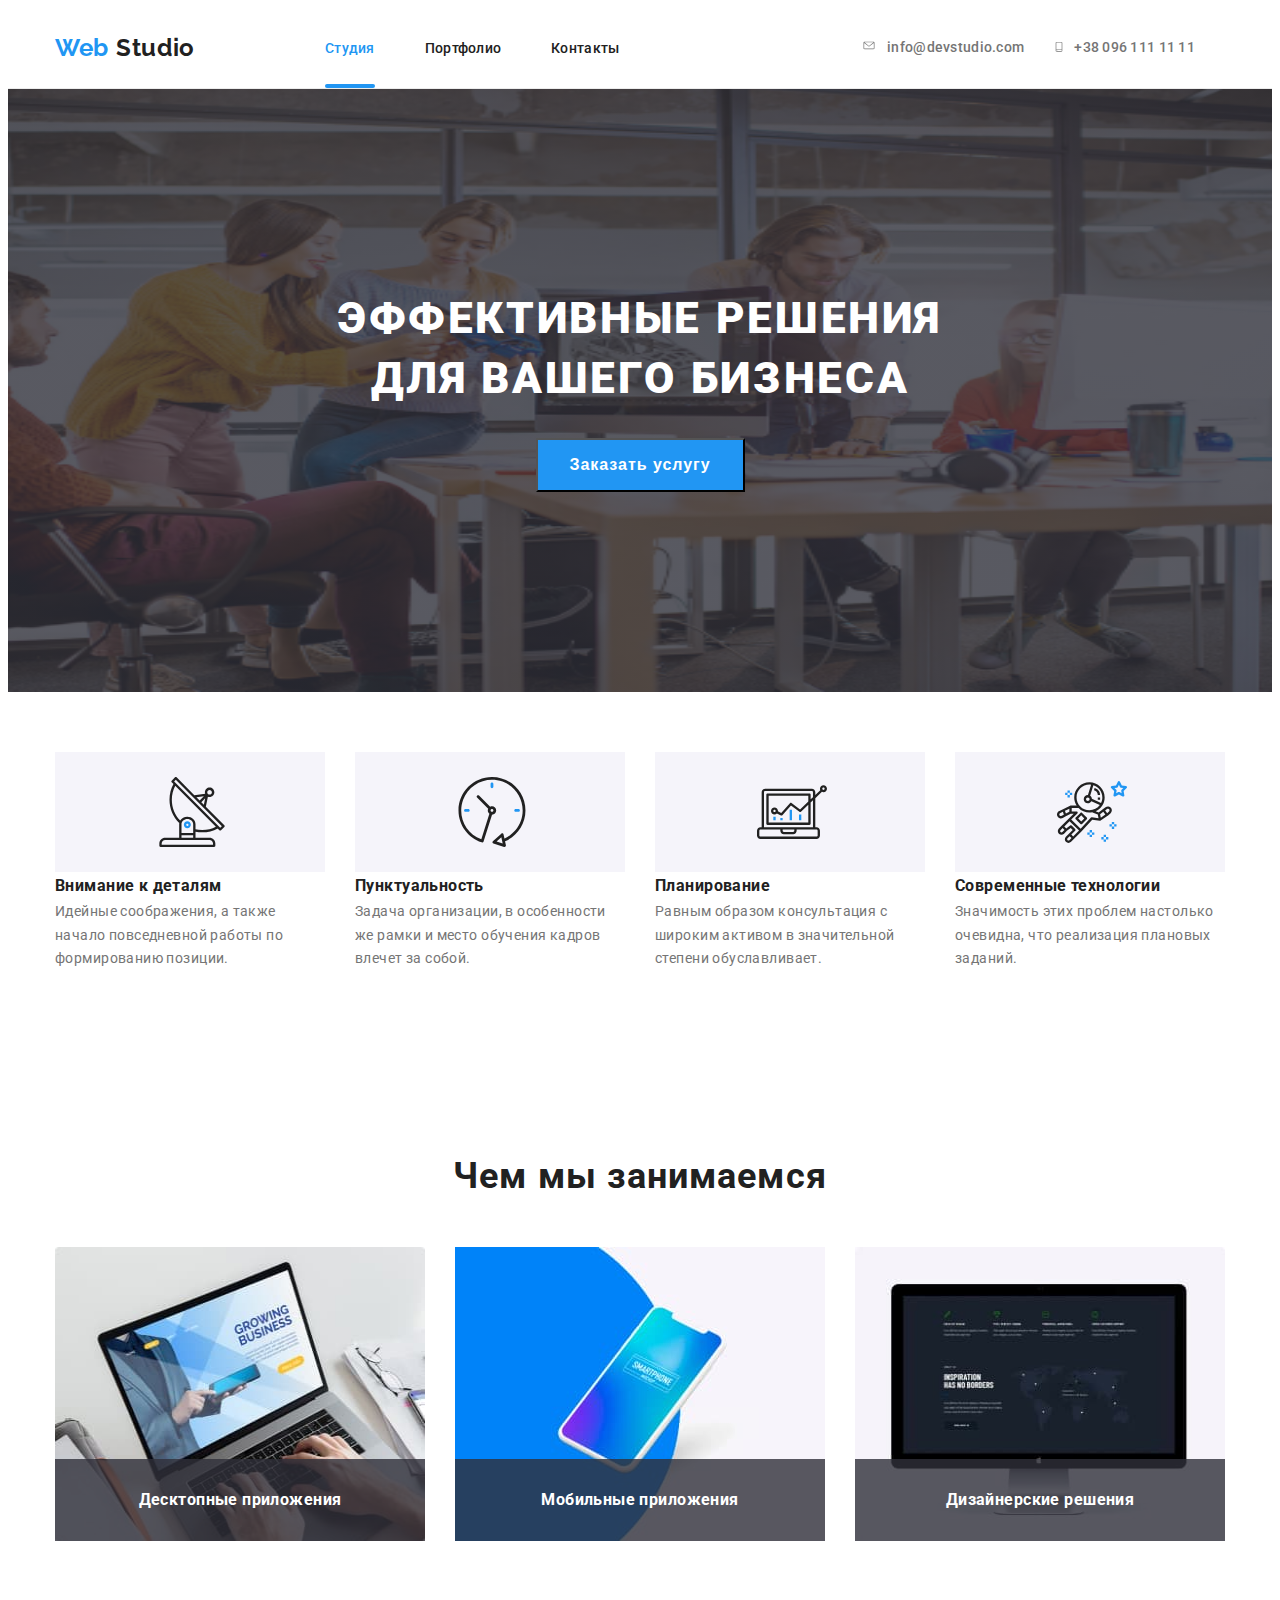
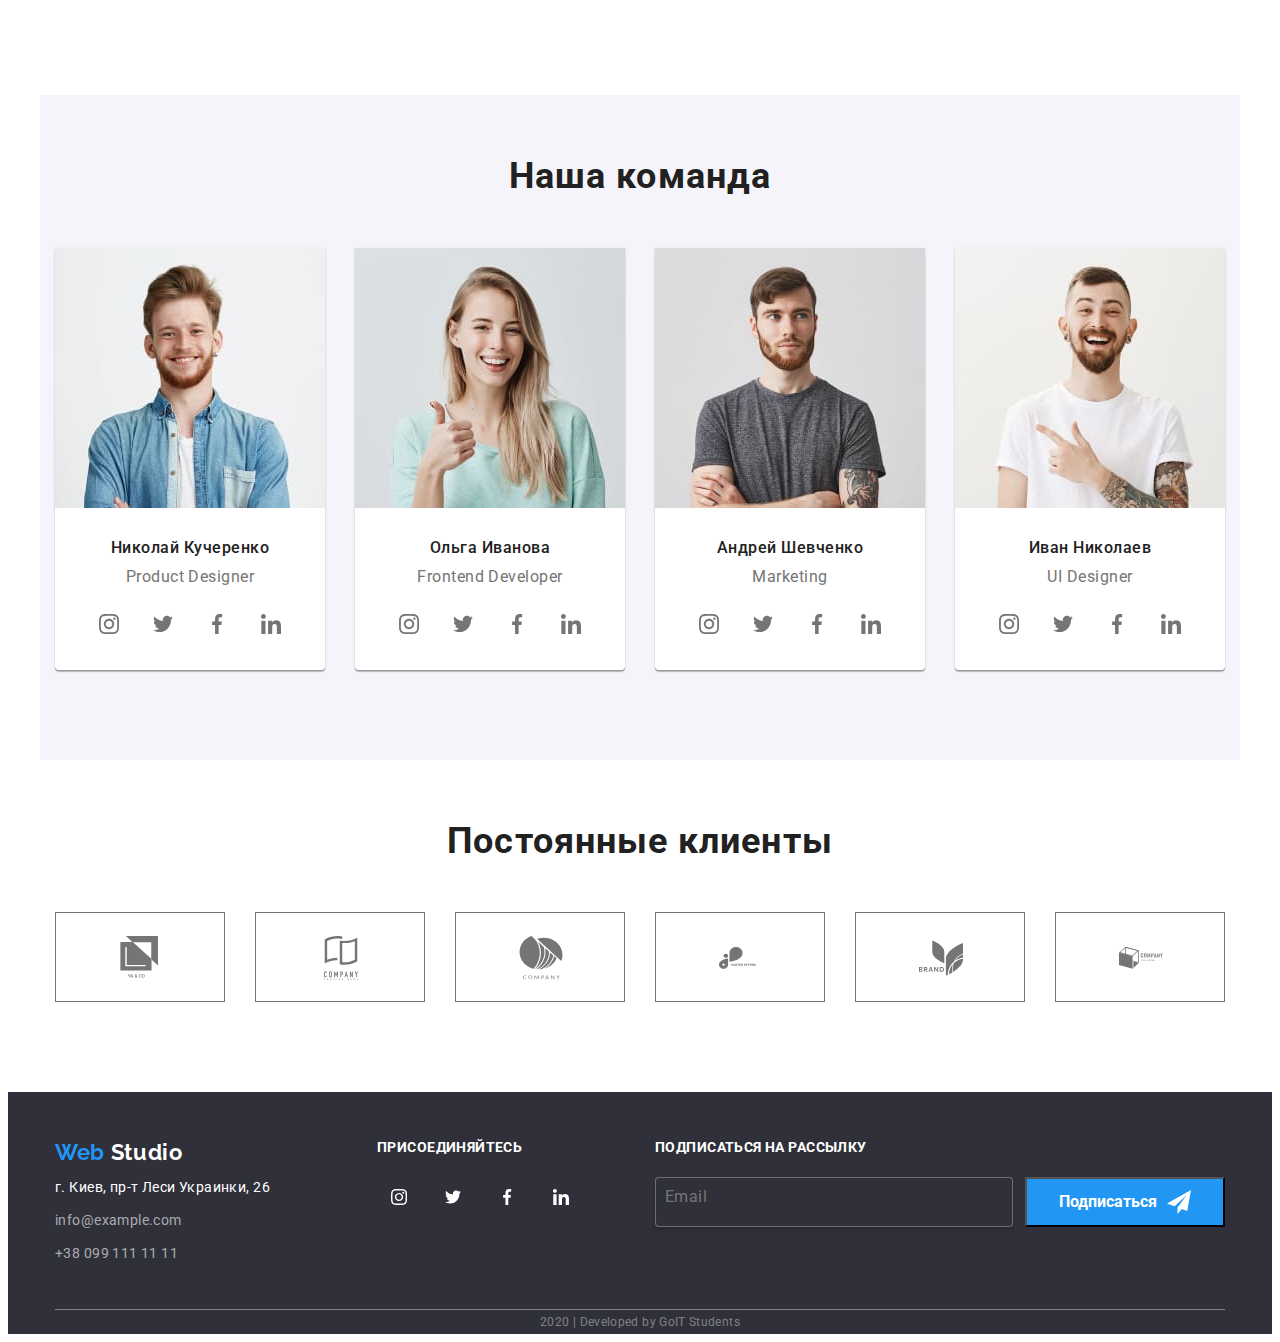
<file: index.html>
<!DOCTYPE html>
<html lang="ru">
  <head>
    <meta charset="UTF-8" />
    <meta name="viewport" content="width=p, initial-scale=1.0" />
    <title>goit-markup-hw</title>
    <link
      href="https://fonts.googleapis.com/css2?family=Raleway:wght@700&family=Roboto:wght@400;500;700&display=swap"
      rel="stylesheet"
    />
    <link rel="stylesheet" href="./css/main.min.css" />
  </head>
  <body>
    <!--Шапка-->
    <header class="header">
      <div class="contener header-flex">
         <a href="./index.html" class="header-logo"><span class="logo"> Web </span> Studio</a>
         <nav class="header-nav">
           <button type="button" class="button__hmenu is-open" data-menu-button>
            <svg class="button__svg" width="40" height="40">
              <use class="cross" href=./images/sprite1.svg#icon-hmenu></use>
              <use class="menu" href=./images/sprite1.svg#icon-hcross></use>
            </svg>
           </button>
           <div class="head__menu" data-menu>
            <ul class="header-list">
              <li class="haeder-item"><a href="./index.html" class="haeder-link active">Студия</a></li>
              <li class="haeder-item"><a href="./Portfolio.html" class="haeder-link">Портфолио</a></li>
              <li class="haeder-item"><a href="" class="haeder-link">Контакты</a></li>
            </ul>
            <address class="haedernav-address">
               <ul class="header-address">
                 <li class="haeder-info">
                  <a href="" class="hinfo-link">
                    <svg class="hinfo__envelope">
                      <use href=./images/sprite.svg#icon-henvelope></use>
                    </svg>
                   <span class="info-convert">info@devstudio.com</span> 
                  </a>
                 </li>
                 <li class="haeder-info">
                  
                    <a href="" class="hinfo-link">
                      <svg class="hinfo__smartphone">
                        <use href=./images/sprite.svg#icon-hsmartphone></use>
                      </svg>
                     <span class="info-span">+38 096 111 11 11</span></a>
                  </li>
               </ul>
            </address>     
            </div>  
         </nav>
      </div>
    </header>
    <main>
      <!--Герой-->
      <section class="hero" >
        <h1 class="hero-haed">
          эффективные решения <br/>
          для вашего бизнеса         
        </h1>
        <button  class="hero-link" data-modal-open>Заказать услугу</button>
       </section>


       <div class="hero__backdrop is-hidden" data-modal>
        <form class="hero__modal">
          <button class="hero__close" data-modal-close></button>
         <h3 class="hero__title">Оставьте свои данные, мы вам перезвоним</h3>
         <div class="form__fild">
         <label class="hero__label">
           <input type="text" class="hero__input" placeholder=" ">
           <span class="hero__span">Имя</span>
           <svg class="hero__svg">
            <use href=./images/sprite.svg#icon-frName></use>
           </svg>
         </label>
        </div>  

        <div class="form__fild">
         <label class="hero__label">
          <input type="tel" class="hero__input" placeholder=" ">
          <span class="hero__span">Телефон</span>
          <svg class="hero__svg">
            <use href=./images/sprite.svg#icon-frTelephon></use>
          </svg>
        </label>
      </div>
      <div class="form__fild">
        <label class="hero__label">
          <input type="email" class="hero__input" placeholder=" ">
          <span class="hero__span">Почта</span>
          <svg class="hero__svg">
            <use href=./images/sprite.svg#icon-frEmail></use>
          </svg>
        </label>
      </div>
      <div class="form__fild">
        <label class="hero__label">
          <textarea cols="1" class="hero__textarea" placeholder=" "></textarea>
          <span class="hero__span hero__span--top">Комментарий</span>
        </label>
      </div>
      <div class="form__fild">
        <label class="hero__checkboxlabel">
          <input type="checkbox" class="hero__checkbox">
          <span class="hero__checkboxspan"></span>
           <span>Соглашаюсь с рассылкой и принимаю </span> <a href="" class="hero__chlink"> Условия договора</a>
        </label>
      </div>
        <button class="hero__button" data-modal-close>Отправить</button> 
        </form>
      </div>

      <!--О нас-->
      <section class="about">
        <div class="contener padding">
        <ul class="about-list">
          <li class="about-item">
            <div class="about__font">
              <svg class="about__svg">
                <use href=./images/sprite.svg#icon-abantenna></use>
              </svg>
            </div>
            <h3 >Внимание к деталям</h3>
            <p>
              Идейные соображения, а также начало повседневной работы по
              формированию позиции.
            </p>
          </li>
          <li class="about-item">
            <div class="about__font">
              <svg class="about__svg">
                <use href=./images/sprite.svg#icon-abclock></use>
              </svg>
            </div>
            <h3 class="about__h3 ">Пунктуальность</h3>
            <p>
              Задача организации, в особенности же рамки и место обучения кадров
              влечет за собой.
            </p>
          </li>
          <li class="about-item ">
            <div class="about__font">
              <svg class="about__svg">
                <use href=./images/sprite.svg#icon-abdiagram></use>
              </svg>
            </div>
            <h3 class="about__h3">Планирование</h3>
            <p>
              Равным образом консультация с широким активом в значительной
              степени обуславливает.
            </p>
          </li>
          <li class="about-item ">
            <div class="about__font">
              <svg class="about__svg">
                <use href=./images/sprite.svg#icon-abastronaut></use>
              </svg>
            </div>
            <h3 >Современные технологии</h3>
            <p>
              Значимость этих проблем настолько очевидна, что реализация
              плановых заданий.
            </p>
          </li>
        </ul>
      
      
        <h2>Чем мы занимаемся</h2>
        
        <ul class="about-lsdo">
          <li class="about-do">
            <img
              srcset="./images/img.jpg 1x, ./images/img@2x.jpg 2x"
              src="./images/img.jpg"
              alt="Десктопные приложения"
              width="370"
              height="294"
            />
            <h3>Десктопные приложения</h3>
          </li>
          <li class="about-do">
            <img
              srcset="./images/box.jpg 1x, ./images/box@2x.jpg 2x"
              src="./images/box.jpg"
              alt="Мобильные приложения"
              width="370"
              height="294"
            />
            <h3>Мобильные приложения</h3>
          </li>
          <li class="about-do">
            <img
              srcset="./images/comp.jpg 1x, ./images/comp@2x.jpg 2x" 
              src="./images/comp.jpg"
              alt="Дизайнерские решения"
              width="370"
              height="294"
            />
            <h3>Дизайнерские решения</h3>
          </li>
        </ul>
      </div>
      </section>
      <!--Команда-->
      <section class="team">
        <div class="contener padding bgteam">
           <h2>Наша команда</h2>
           <ul class="team-list">
             <li class="team-item">
             <picture>
               <source srcset="./images/stuff/john450.jpg 1x, ./images/stuff/john450@2x.jpg 2x" media="(max-width:768px)">
                             
            <img
              srcset="./images/stuff/john.jpg 1x, ./images/stuff/john@2x.jpg 2x"
              src="./images/stuff/john.jpg"
              alt="Николай Кучеренко"
              class="tmitem-img"
            />
           </picture>
            <h3>Николай Кучеренко</h3>
            <p>Product Designer</p>
            <ul class="tmlink-list">
              <li class="tmlink-item">
                <a href="" aria-label="ссылка на Инстаграм" class="tmlink-link"
                  ><svg class="team__svg">
                    <use href=./images/sprite.svg#icon-tminstagram></use>
                  </svg></a>
              </li>
              <li class="tmlink-item">
                <a href="" aria-label="ссылка на Твиттер" class="tmlink-link"
                  ><svg class="team__svg">
                    <use href=./images/sprite.svg#icon-tmtwitter></use>
                  </svg></a>
              </li>
              <li class="tmlink-item">
                <a href="" aria-label="ссылка на Фейсбук" class="tmlink-link">
                  <svg class="team__svg">
                    <use href=./images/sprite.svg#icon-tmfacebook></use>
                  </svg>
                </a>
              </li>
              <li class="tmlink-item">
                <a href="" aria-label="ссылка на линкИн" class="tmlink-link"
                  ><svg class="team__svg">
                    <use href=./images/sprite.svg#icon-tmlinkedin></use>
                  </svg></a>
              </li>
            </ul>
             </li>
             <li class="team-item">
               <picture>
                 <source srcset="./images/stuff/marta450.jpg 1x, ./images/stuff/marta450@2x.jpg 2x" media="(max-width:768px)">
            <img
            srcset="./images/stuff/marta.jpg 1x, ./images/stuff/marta@2x.jpg 2x"
              src="./images/stuff/marta.jpg"
              alt="Ольга Иванова"
              class="tmitem-img"
            />
            </picture>
            <h3>Ольга Иванова</h3>
            <p>Frontend Developer</p>
            <ul class="tmlink-list">
              <li class="tmlink-item">
                <a href="" aria-label="ссылка на Инстаграм" class="tmlink-link"
                  ><svg class="team__svg">
                    <use href=./images/sprite.svg#icon-tminstagram></use>
                  </svg></a>
              </li>
              <li class="tmlink-item">
                <a href="" aria-label="ссылка на Твиттер" class="tmlink-link"
                  ><svg class="team__svg">
                    <use href=./images/sprite.svg#icon-tmtwitter></use>
                  </svg></a>
              </li>
              <li class="tmlink-item">
                <a href="" aria-label="ссылка на Фейсбук" class="tmlink-link">
                  <svg class="team__svg">
                    <use href=./images/sprite.svg#icon-tmfacebook></use>
                  </svg>
                </a>
              </li>
              <li class="tmlink-item">
                <a href="" aria-label="ссылка на линкИн" class="tmlink-link"
                  ><svg class="team__svg">
                    <use href=./images/sprite.svg#icon-tmlinkedin></use>
                  </svg></a>
              </li>
            </ul>
             </li>
             <li class="team-item">
               <picture>
                <source srcset="./images/stuff/robert450.jpg 1x, ./images/stuff/robert450@2x.jpg 2x" media="(max-width:768px)">
            <img
            srcset="./images/stuff/robert.jpg 1x, ./images/stuff/robert@2x.jpg 2x"
              src="./images/stuff/robert.jpg"
              alt="Андрей Шевченко"
              
              class="tmitem-img"
            />
            </picture>
            <h3>Андрей Шевченко</h3>
            <p>Marketing</p>
            <ul class="tmlink-list">
              <li class="tmlink-item">
                <a href="" aria-label="ссылка на Инстаграм" class="tmlink-link"
                  ><svg class="team__svg">
                    <use href=./images/sprite.svg#icon-tminstagram></use>
                  </svg></a>
              </li>
              <li class="tmlink-item">
                <a href="" aria-label="ссылка на Твиттер" class="tmlink-link"
                  ><svg class="team__svg">
                    <use href=./images/sprite.svg#icon-tmtwitter></use>
                  </svg></a>
              </li>
              <li class="tmlink-item">
                <a href="" aria-label="ссылка на Фейсбук" class="tmlink-link">
                  <svg class="team__svg">
                    <use href=./images/sprite.svg#icon-tmfacebook></use>
                  </svg>
                </a>
              </li>
              <li class="tmlink-item">
                <a href="" aria-label="ссылка на линкИн" class="tmlink-link"
                  ><svg class="team__svg">
                    <use href=./images/sprite.svg#icon-tmlinkedin></use>
                  </svg></a>
              </li>
            </ul>
             </li>
             <li class="team-item">
               <picture>
                <source srcset="./images/stuff/martin450.jpg 1x, ./images/stuff/martin450@2x.jpg 2x" media="(max-width:768px)">
            <img
              srcset="./images/stuff/martin.jpg 1x, ./images/stuff/martin@2x.jpg 2x"
              src="./images/stuff/martin.jpg"
              alt="Иван Николаев"
              
              class="tmitem-img" 
            />
            </picture>
            <h3>Иван Николаев</h3>
            <p>UI Designer</p>
            <ul class="tmlink-list">
              <li class="tmlink-item">
                <a href="" aria-label="ссылка на Инстаграм" class="tmlink-link"
                  ><svg class="team__svg">
                    <use href=./images/sprite.svg#icon-tminstagram></use>
                  </svg></a>
              </li>
              <li class="tmlink-item">
                <a href="" aria-label="ссылка на Твиттер" class="tmlink-link"
                  ><svg class="team__svg">
                    <use href=./images/sprite.svg#icon-tmtwitter></use>
                  </svg></a>
              </li>
              <li class="tmlink-item">
                <a href="" aria-label="ссылка на Фейсбук" class="tmlink-link">
                  <svg class="team__svg">
                    <use href=./images/sprite.svg#icon-tmfacebook></use>
                  </svg>
                </a>
              </li>
              <li class="tmlink-item">
                <a href="" aria-label="ссылка на линкИн" class="tmlink-link"
                  ><svg class="team__svg">
                    <use href=./images/sprite.svg#icon-tmlinkedin></use>
                  </svg></a>
              </li>
            </ul>
            </li>
           </ul>
        </div>
      </section>
      <!--Клиенты-->
      <section class="client">
        <div class="contener padding">
        <h2>Постоянные клиенты</h2>
        <ul class="client-list">
          <li class="client-item">
            <a href="" class="client__link"
              ><svg class="client__svg">
                <use href=./images/sprite.svg#icon-company11></use>
              </svg></a>
          </li>
          <li class="client-item">
            <a href="" class="client__link"
              ><svg class="client__svg">
                <use href=./images/sprite.svg#icon-company6></use>
              </svg></a>
          </li>
          <li class="client-item">
            <a href="" class="client__link"
              ><svg class="client__svg">
                <use href=./images/sprite.svg#icon-company3></use>
              </svg></a>
          </li>
          <li class="client-item">
            <a href="" class="client__link"
              ><svg class="client__svg">
                <use href=./images/sprite.svg#icon-company4></use>
              </svg></a>
          </li>
          <li class="client-item">
            <a href="" class="client__link"
              ><svg class="client__svg">
                <use href=./images/sprite.svg#icon-company5></use>
              </svg></a>
          </li>
          <li class="client-item">
            <a href="" class="client__link"
              ><svg class="client__svg">
                <use href=./images/sprite.svg#icon-company2></use>
              </svg></a>
          </li>
        </ul>
      </section>
    </main>
    <!--Подвал-->
    <footer class="footer">
      <div class="contener footer-padding footer-flex">
      <section class="coordinat">
        <h2 class="Picture-visibl"> наши координаты</h2>
        <a href="" class="footer-logo"
          ><span class="logo"> Web </span> Studio</a>
        <address>
          <p class="footer-addres">г. Киев, пр-т Леси Украинки, 26</p>
          <ul class="faddress-list">
            <li class="faddress-item"><a href="" class="footer-info">info@example.com</a></li>
            <li class="faddress-item">
              <a href="tel:+380961111111" class="footer-info"
                >+38 099 111 11 11</a
              >
            </li>
          </ul>
        </address>
      </section>
      <section >
        <h2 class="footer-h flink prisoed">присоединяйтесь</h2>
        <ul class="flink-list">
          <li class="footer-link">
            <a href="" aria-label="ссылка на Инстаграм" class="flink-link"
              ><svg class="footer__svg">
                <use href=./images/sprite.svg#icon-footerinstagram></use>
              </svg></a>
          </li>
          <li class="footer-link">
            <a href="" aria-label="ссылка на Твиттер" class="flink-link"
              ><svg class="footer__svg">
                <use href=./images/sprite.svg#icon-footertwitter></use>
              </svg></a>
          </li>
          <li class="footer-link">
            <a href="" aria-label="ссылка на Фейсбук" class="flink-link"
              ><svg class="footer__svg">
                <use href=./images/sprite.svg#icon-footerfacebook></use>
              </svg></a>
          </li>
          <li class="footer-link">
            <a href="" aria-label="ссылка на линкИн" class="flink-link"
              ><svg class="footer__svg">
                <use href=./images/sprite.svg#icon-footerlinkedin></use>
              </svg></a>
          </li>
        </ul>
      </section>

      <section>
        <h2 class="footer-h flink podpiska">подписаться на рассылку</h2>
        <form action="">
          <div class="fform__div">
            <label >
            <input type="text" class="footer__input" placeholder=" ">
            <span class="fform__span">Email</span>
           </label>
         
          <button class="footer__button">Подписаться</button>
        </div>
        </form>
      </section>
    

      </div>
      <div class="contener">
       <p class="footer-copy">2020 | Developed by GoIT Students</p>
      </div>
     
    </footer>

    <script src="./js/modal.js"></script>
    <script src="./js/menu.js"></script>
  </body>
</html>
</file>
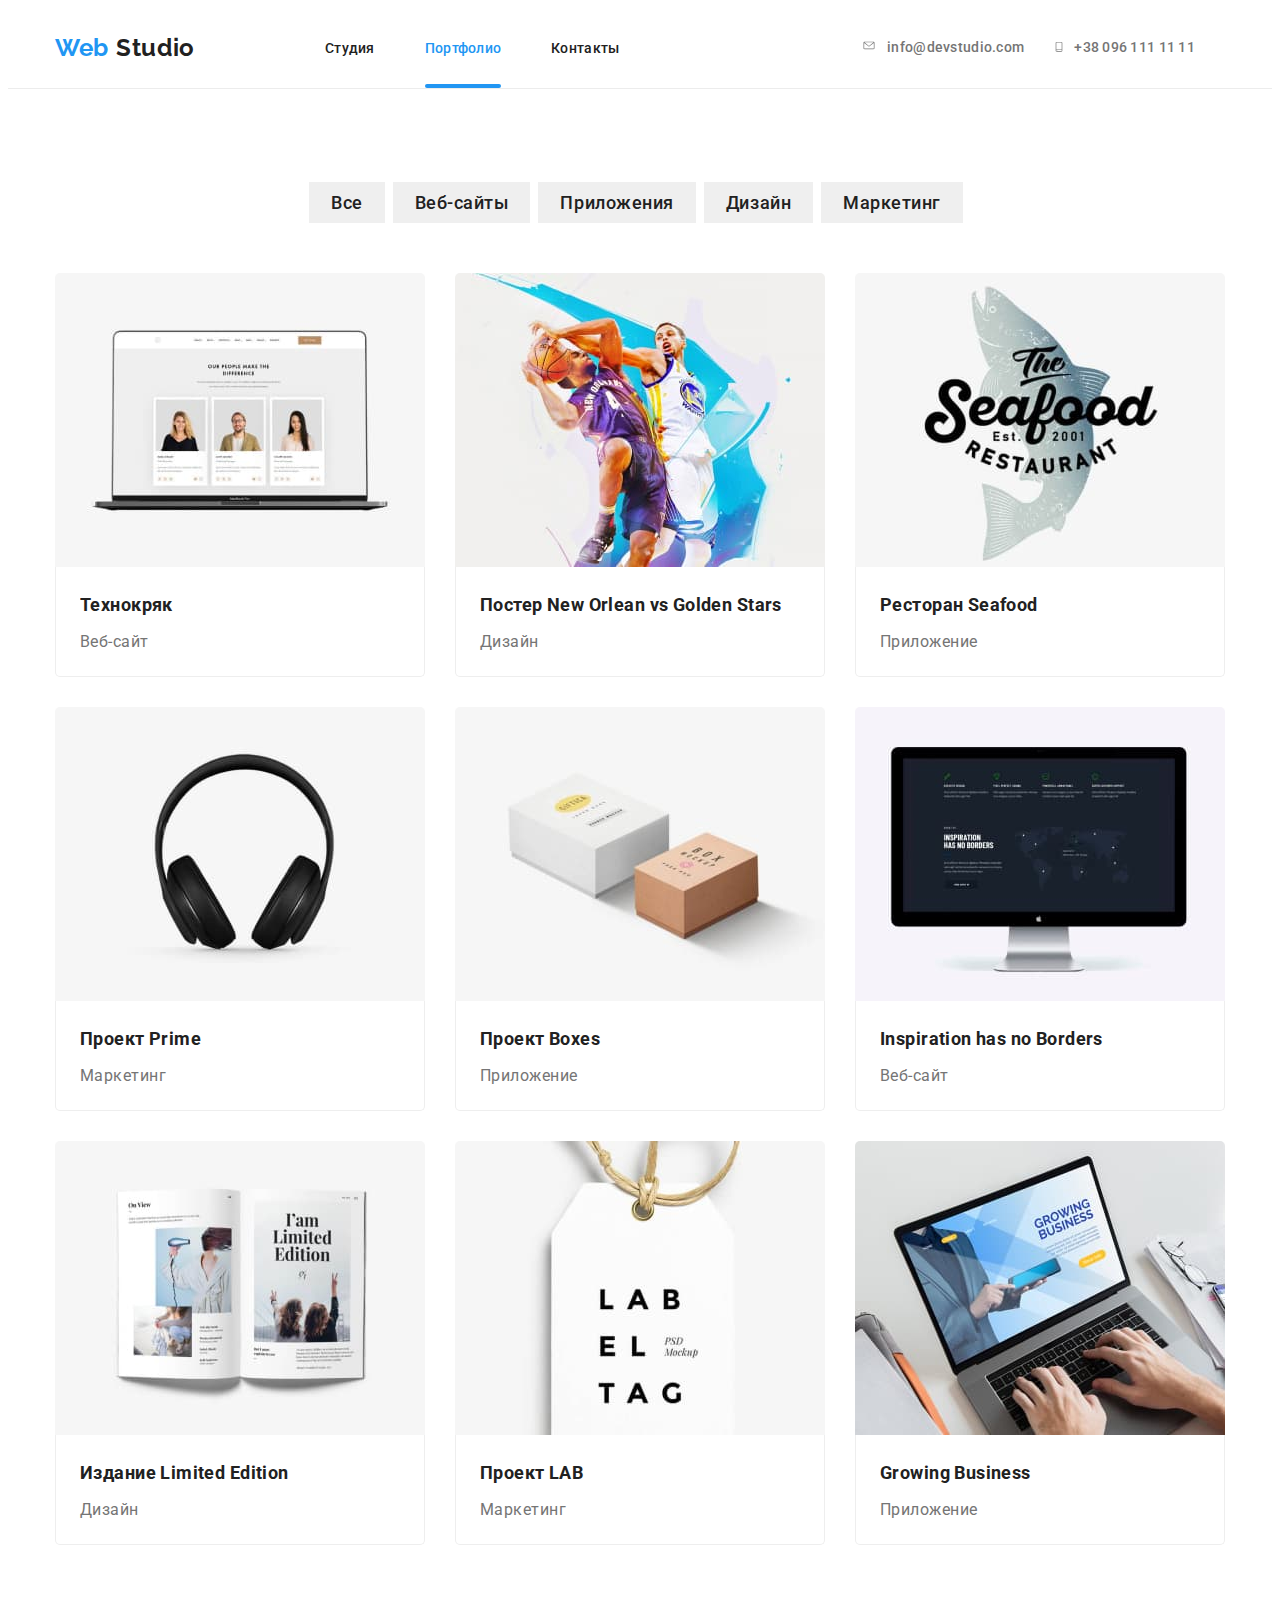
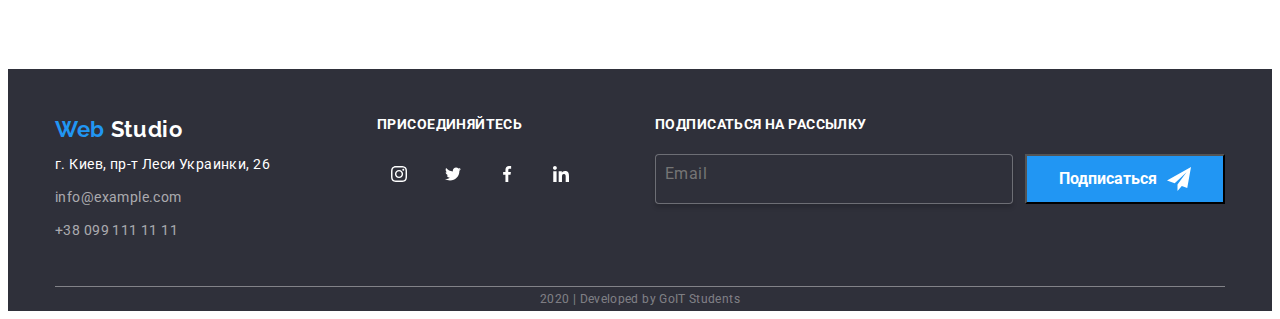
<file: Portfolio.html>
<!DOCTYPE html>
<html lang="en">
  <head>
    <meta charset="UTF-8" />
    <meta name="viewport" content="width=p, initial-scale=1.0" />
    <title>goit-markup-hw</title>
    <link
      href="https://fonts.googleapis.com/css2?family=Raleway:wght@700&family=Roboto:wght@400;500;700&display=swap"
      rel="stylesheet"
    />
    <link rel="stylesheet" href="./css/portfolio.min.css" />
  </head>
  <body>
    <!--Шапка-->
    <header class="header">
      <div class="contener header-flex">
         <a href="./index.html" class="header-logo"><span class="logo"> Web </span> Studio</a>
         <nav class="header-nav">
           <button type="button" class="button__hmenu is-open" data-menu-button>
            <svg class="button__svg" width="40" height="40">
              <use class="cross" href=./images/sprite1.svg#icon-hmenu></use>
              <use class="menu" href=./images/sprite1.svg#icon-hcross></use>
            </svg>
           </button>
           <div class="head__menu" data-menu>
            <ul class="header-list">
              <li class="haeder-item"><a href="./index.html" class="haeder-link ">Студия</a></li>
              <li class="haeder-item"><a href="./Portfolio.html" class="haeder-link active">Портфолио</a></li>
              <li class="haeder-item"><a href="" class="haeder-link">Контакты</a></li>
            </ul>
            <address class="haedernav-address">
               <ul class="header-address">
                 <li class="haeder-info">
                  <a href="" class="hinfo-link">
                    <svg class="hinfo__envelope">
                      <use href=./images/sprite.svg#icon-henvelope></use>
                    </svg>
                   <span class="info-convert">info@devstudio.com</span> 
                  </a>
                 </li>
                 <li class="haeder-info">
                  
                    <a href="" class="hinfo-link">
                      <svg class="hinfo__smartphone">
                        <use href=./images/sprite.svg#icon-hsmartphone></use>
                      </svg>
                     <span class="info-span">+38 096 111 11 11</span></a>
                  </li>
               </ul>
            </address>     
            </div>  
         </nav>
      </div>
    </header>
    <!--Кнопки-->
    <section class="Button">
      <div class="contener btnpadding">
      <h2 class="Picture-visibl">Кнопки</h2>
      <ul class="button-list">
        <li class="button__item"><button type="button" class="button-link">Все</button></li>
        <li class="button__item"><button type="button" class="button-link">Веб-сайты</button></li>
        <li class="button__item"><button type="button" class="button-link">Приложения</button></li>
        <li class="button__item"><button type="button" class="button-link">Дизайн</button></li>
        <li class="button__item"><button type="button" class="button-link">Маркетинг</button></li>
      </ul>
      </div>
    </section>
    <!--Картинки-->
    <section class="Picture">
      <div class="contener">
         <h1 class="Picture-visibl">Наши работы</h1>
         <ul class="picture-list">
           <li class="picture-item">
              <a href="" class="picture-link">
              
                <img 
                srcset="./images/portfolio/img.jpg 1x, ./images/portfolio/img@2x.jpg 2x"
                src="./images/portpholio/img.jpg"
                alt="Веб-сайты"
                class="picture__img"
                />
                <p class="picture-fon">
                  Технокряк это современная площадка распространения коронавируса.
                  Компании используют эту платформу для цифрового шпионажа и атак
                  на защищённые сервера конкурентов.
                </p>
              <div class="picture-footer">
                  <h3 class="item-h3">Технокряк</h3>
                  <p class="picture-p">Веб-сайт</p>
                </div>
               
               
               
             </a>
           </li>
           <li class="picture-item">
             <a href="" class="picture-link">
              <img
              srcset="./images/portfolio/img1.jpg 1x, ./images/portfolio/img1@2x.jpg 2x"
              src="./images/portpholio/img1.jpg"
              alt="Постер"
              class="picture__img"
            />
            <p class="picture-fon">
              Технокряк это современная площадка распространения коронавируса.
              Компании используют эту платформу для цифрового шпионажа и атак
              на защищённые сервера конкурентов.
            </p>
            <div class="picture-footer">
            <h3 class="item-h3">Постер New Orlean vs Golden Stars</h3>
            <p class="picture-p">Дизайн</p>
            </div>
           
              
           
          </a>
           </li>
           <li class="picture-item">
          <a href="" class="picture-link">
            <img
            srcset="./images/portfolio/img2.jpg 1x, ./images/portfolio/img2@2x.jpg 2x"
              src="./images/portpholio/img2.jpg"
              alt="Веб-сайты"
              class="picture__img"
            />
            <p class="picture-fon">
              Технокряк это современная площадка распространения коронавируса.
              Компании используют эту платформу для цифрового шпионажа и атак
              на защищённые сервера конкурентов.
          </p>
            <div class="picture-footer">
            <h3 class="item-h3">Ресторан Seafood</h3>
            <p class="picture-p">Приложение</p>
            </div>

            
      
          </a>
           </li>
           <li class="picture-item">
          <a href="" class="picture-link">
            <img
            srcset="./images/portfolio/img3.jpg 1x, ./images/portfolio/img3@2x.jpg 2x"
              src="./images/portpholio/img3.jpg"
              alt="Веб-сайты"
              class="picture__img"
            />
            <p class="picture-fon">
              Технокряк это современная площадка распространения коронавируса.
              Компании используют эту платформу для цифрового шпионажа и атак
              на защищённые сервера конкурентов.
            </p>
            <div class="picture-footer">
            <h3 class="item-h3">Проект Prime</h3>
            <p class="picture-p">Маркетинг</p>
            </div>
            
              
          
          </a>
           </li>
           <li class="picture-item">
          <a href="" class="picture-link">
            <img
            srcset="./images/portfolio/img4.jpg 1x, ./images/portfolio/img4@2x.jpg 2x"
              src="./images/portpholio/img4.jpg"
              alt="Веб-сайты"
              class="picture__img"
            />
            <p class="picture-fon">
              Технокряк это современная площадка распространения коронавируса.
              Компании используют эту платформу для цифрового шпионажа и атак
              на защищённые сервера конкурентов.
            </p>
            <div class="picture-footer">
            <h3 class="item-h3">Проект Boxes</h3>
            <p class="picture-p">Приложение</p>
            </div>
            
              
           
          </a>
          </li>
          <li class="picture-item">
          <a href="" class="picture-link">
            <img
            srcset="./images/portfolio/img5.jpg 1x, ./images/portfolio/img5@2x.jpg 2x"
              src="./images/portpholio/img5.jpg"
              alt="Веб-сайты"
              class="picture__img"
            />
            <p class="picture-fon">
              Технокряк это современная площадка распространения коронавируса.
              Компании используют эту платформу для цифрового шпионажа и атак
              на защищённые сервера конкурентов.
            </p>
            <div class="picture-footer">
            <h3 class="item-h3">Inspiration has no Borders</h3>
            <p class="picture-p">Веб-сайт</p>
            </div>
              
        
          </a>
          </li>
          <li class="picture-item">
          <a href="" class="picture-link">
            <img
            srcset="./images/portfolio/img6.jpg 1x, ./images/portfolio/img6@2x.jpg 2x"
              src="./images/portpholio/img6.jpg"
              alt="Веб-сайты"
              class="picture__img"
            />
            <p class="picture-fon">
              Технокряк это современная площадка распространения коронавируса.
              Компании используют эту платформу для цифрового шпионажа и атак
              на защищённые сервера конкурентов.
            </p>
            <div class="picture-footer">
            <h3 class="item-h3">Издание Limited Edition</h3>
            <p class="picture-p">Дизайн</p>
            </div>
            
              
            
          </a>
          </li>
          <li class="picture-item">
          <a href="" class="picture-link">
            <img
            srcset="./images/portfolio/img7.jpg 1x, ./images/portfolio/img7@2x.jpg 2x"
              src="./images/portpholio/img7.jpg"
              alt="Веб-сайты"
              class="picture__img"
            />
            <p class="picture-fon">
              Технокряк это современная площадка распространения коронавируса.
              Компании используют эту платформу для цифрового шпионажа и атак
              на защищённые сервера конкурентов.
            </p>
            <div class="picture-footer">
            <h3 class="item-h3">Проект LAB</h3>
            <p class="picture-p">Маркетинг</p>
            </div>
            
              
            
          </a>
          </li>
          <li class="picture-item">
          <a href="" class="picture-link">
            <img
            srcset="./images/portfolio/img8.jpg 1x, ./images/portfolio/img8@2x.jpg 2x"
              src="./images/portpholio/img8.jpg"
              alt="Веб-сайты"
              class="picture__img"
            />
            <p class="picture-fon">
              Технокряк это современная площадка распространения коронавируса.
              Компании используют эту платформу для цифрового шпионажа и атак
              на защищённые сервера конкурентов.
            </p>
            <div class="picture-footer">
            <h3 class="item-h3">Growing Business</h3>
            <p class="picture-p">Приложение</p>
            </div>
                
          </a>
          </li>
         </ul>
      </div>
    </section>
    <!--Подвал-->
    <footer class="footer">
      <div class="contener footer-padding footer-flex">
      <section class="coordinat">
        <h2 class="Picture-visibl"> наши координаты</h2>
        <a href="" class="footer-logo"
          ><span class="logo"> Web </span> Studio</a>
        <address>
          <p class="footer-addres">г. Киев, пр-т Леси Украинки, 26</p>
          <ul class="faddress-list">
            <li class="faddress-item"><a href="" class="footer-info">info@example.com</a></li>
            <li class="faddress-item">
              <a href="tel:+380961111111" class="footer-info"
                >+38 099 111 11 11</a
              >
            </li>
          </ul>
        </address>
      </section>
      <section >
        <h2 class="footer-h flink prisoed">присоединяйтесь</h2>
        <ul class="flink-list">
          <li class="footer-link">
            <a href="" aria-label="ссылка на Инстаграм" class="flink-link"
              ><svg class="footer__svg">
                <use href=./images/sprite.svg#icon-footerinstagram></use>
              </svg></a>
          </li>
          <li class="footer-link">
            <a href="" aria-label="ссылка на Твиттер" class="flink-link"
              ><svg class="footer__svg">
                <use href=./images/sprite.svg#icon-footertwitter></use>
              </svg></a>
          </li>
          <li class="footer-link">
            <a href="" aria-label="ссылка на Фейсбук" class="flink-link"
              ><svg class="footer__svg">
                <use href=./images/sprite.svg#icon-footerfacebook></use>
              </svg></a>
          </li>
          <li class="footer-link">
            <a href="" aria-label="ссылка на линкИн" class="flink-link"
              ><svg class="footer__svg">
                <use href=./images/sprite.svg#icon-footerlinkedin></use>
              </svg></a>
          </li>
        </ul>
      </section>

      <section>
        <h2 class="footer-h flink podpiska">подписаться на рассылку</h2>
        <form action="">
          <div class="fform__div">
            <label >
            <input type="text" class="footer__input" placeholder=" ">
            <span class="fform__span">Email</span>
           </label>
         
          <button class="footer__button">Подписаться</button>
        </div>
        </form>
      </section>
    

      </div>
      <div class="contener">
       <p class="footer-copy">2020 | Developed by GoIT Students</p>
      </div>
     
    </footer>

    <script src="./js/menu.js"></script>
  </body>
</html>
</file>
<file: css/main.min.css>
html{-webkit-box-sizing:border-box;box-sizing:border-box}*,*::before,*::after{-webkit-box-sizing:inherit;box-sizing:inherit}body{font-family:Roboto, sans-serif;font-style:normal;font-size:14px;line-height:1.71;letter-spacing:0.03em;color:#757575;background-color:#fff}h1,h2,h3,h4,h5,h6{margin:0;padding:0;color:#212121}p{margin:0}a{display:block;margin:0;padding:0;text-decoration:none}ul{margin:0;padding:0;list-style:none}img{display:block;margin:0;padding:0}.contener{padding-right:15px;padding-left:15px;margin-left:auto;margin-right:auto}@media screen and (min-width: 480px){.contener{width:480px}}@media screen and (min-width: 768px){.contener{width:768px}}@media screen and (min-width: 1200px){.contener{width:1200px}}.header{position:relative;color:#212121;border-bottom:1px solid #ECECEC}.hinfo__envelope{width:16px;height:11px;margin-right:10px;-webkit-transition:fill 250ms cubic-bezier(0.4, 0, 0.2, 1);transition:fill 250ms cubic-bezier(0.4, 0, 0.2, 1);fill:#757575}.hinfo-link:hover .hinfo__envelope{fill:#2196f3}.hinfo-link:focus .hinfo__envelope{fill:#2196f3}.hinfo__smartphone{width:10px;height:14px;margin-right:10px;-webkit-transition:fill 250ms cubic-bezier(0.4, 0, 0.2, 1);transition:fill 250ms cubic-bezier(0.4, 0, 0.2, 1);fill:#757575}.hinfo-link:hover .hinfo__smartphone{fill:#2196f3}.hinfo-link:focus .hinfo__smartphone{fill:#2196f3}.header-logo{padding-top:16px;padding-bottom:16px;font-family:Raleway;font-style:normal;font-weight:700;font-size:24px;line-height:1.17;letter-spacing:0.03em;color:#212121}@media screen and (max-width: 480){.header-logo{margin-right:0;width:300px}}@media screen and (min-width: 480){.header-logo{margin-right:85px;padding-top:16px;padding-bottom:16px;font-family:Raleway;font-style:normal;font-weight:700;font-size:24px;line-height:1.17;letter-spacing:0.03em;color:#212121}}.header .logo{color:#2196f3}.header-flex{display:-webkit-box;display:-ms-flexbox;display:flex;-webkit-box-align:center;-ms-flex-align:center;align-items:center}@media screen and (max-width: 480px){.header-flex{display:-webkit-box;display:-ms-flexbox;display:flex;-webkit-box-pack:justify;-ms-flex-pack:justify;justify-content:space-between}}@media screen and (min-width: 480px){.header-flex{display:-webkit-box;display:-ms-flexbox;display:flex;-webkit-box-pack:justify;-ms-flex-pack:justify;justify-content:space-between}}.header-list{text-align:center}@media screen and (min-width: 768px){.header-list{display:-webkit-box;display:-ms-flexbox;display:flex;-webkit-box-align:center;-ms-flex-align:center;align-items:center}}@media screen and (min-width: 1200px){.header-address{display:-webkit-box;display:-ms-flexbox;display:flex;-webkit-box-align:center;-ms-flex-align:center;align-items:center}}@media screen and (min-width: 1200px){.header-nav{display:-webkit-box;display:-ms-flexbox;display:flex;-webkit-box-pack:justify;-ms-flex-pack:justify;justify-content:space-between;width:900px}}.haeder-item{margin-bottom:40px}@media screen and (min-width: 480px){.haeder-item{text-align:center;margin-bottom:0}}@media screen and (min-width: 768px){.haeder-item:not(:last-child){margin-right:50px}}.haeder-link{display:inline-block;font-family:Roboto;font-style:normal;font-weight:500;font-size:14px;line-height:16px;letter-spacing:0.02em;-webkit-transition:color 250ms cubic-bezier(0.4, 0, 0.2, 1);transition:color 250ms cubic-bezier(0.4, 0, 0.2, 1);color:#212121}@media screen and (max-width: 480px){.haeder-link{padding-bottom:8px}}@media screen and (min-width: 480px){.haeder-link{padding:0;padding-bottom:8px;margin-bottom:40px}}@media screen and (min-width: 768px){.haeder-link{padding-top:32px;padding-bottom:32px;margin-bottom:0}}.haeder-link:hover,.haeder-link:focus{color:#2196f3}.haeder-item:last-child{margin-right:0}.haeder-info{display:-webkit-box;display:-ms-flexbox;display:flex;-webkit-box-orient:vertical;-webkit-box-direction:normal;-ms-flex-direction:column;flex-direction:column;-webkit-box-align:center;-ms-flex-align:center;align-items:center}.haeder-info:not(:last-child){margin-bottom:16px}@media screen and (min-width: 480px){.haeder-info{display:-webkit-box;display:-ms-flexbox;display:flex;-webkit-box-orient:vertical;-webkit-box-direction:normal;-ms-flex-direction:column;flex-direction:column;-webkit-box-align:center;-ms-flex-align:center;align-items:center}.haeder-info:not(:last-child){margin-bottom:16px}}@media screen and (min-width: 768px){.haeder-info{display:-webkit-box;display:-ms-flexbox;display:flex;-webkit-box-orient:vertical;-webkit-box-direction:normal;-ms-flex-direction:column;flex-direction:column;-webkit-box-align:start;-ms-flex-align:start;align-items:flex-start}}@media screen and (min-width: 1200px){.haeder-info{display:-webkit-box;display:-ms-flexbox;display:flex;-webkit-box-orient:horizontal;-webkit-box-direction:normal;-ms-flex-direction:row;flex-direction:row;-webkit-box-align:center;-ms-flex-align:center;align-items:center}.haeder-info:not(:last-child){margin-right:30px;margin-bottom:0px}}.hlink-img{margin-right:10px}.hinfo-link{display:-webkit-box;display:-ms-flexbox;display:flex;font-family:Roboto;font-style:normal;font-weight:500;font-size:14px;line-height:1.14;letter-spacing:0.02em;-webkit-transition:color 250ms cubic-bezier(0.4, 0, 0.2, 1);transition:color 250ms cubic-bezier(0.4, 0, 0.2, 1);color:#757575}.hinfo-link:hover,.hinfo-link:focus{color:#2196f3}.haeder-info:last-child{margin-right:0}.active{position:relative;color:#2196f3}.active::after{position:absolute;bottom:0;left:0;content:'';display:block;width:100%;height:4px;border-radius:2px;background:#2196f3}.button__hmenu{display:block;width:40px;height:40px;padding:0;border:none;background-color:transparent}.button__hmenu .cross{display:none}.button__hmenu.is-open .cross{display:block}.button__hmenu.is-open .menu{display:none}@media screen and (min-width: 768px){.button__hmenu{display:none}}.head__menu{display:none;display:none;position:absolute;top:100%;left:0;width:100%;padding-bottom:60px;background-color:#fff}@media screen and (max-width: 480){.head__menu{width:300px}}@media screen and (min-width: 480px){.head__menu{display:none;position:absolute;top:100%;left:0;width:100%;padding-bottom:60px;background-color:#fff}}@media screen and (min-width: 768px){.head__menu{position:static;padding-bottom:0;display:-webkit-box;display:-ms-flexbox;display:flex;-webkit-box-pack:justify;-ms-flex-pack:justify;justify-content:space-between;-webkit-box-align:center;-ms-flex-align:center;align-items:center;width:500px}}@media screen and (min-width: 1200px){.head__menu{position:static;display:-webkit-box;display:-ms-flexbox;display:flex;-webkit-box-pack:justify;-ms-flex-pack:justify;justify-content:space-between;-webkit-box-align:center;-ms-flex-align:center;align-items:center;position:static;width:870px}}.head__menu.is-open{display:block}.footer{color:#fff;background-color:#2f303a}@media screen and (min-width: 768px){.footer-flex{display:-webkit-box;display:-ms-flexbox;display:flex;-ms-flex-wrap:wrap;flex-wrap:wrap}}@media screen and (min-width: 1200px){.footer-flex{display:-webkit-box;display:-ms-flexbox;display:flex;-webkit-box-pack:justify;-ms-flex-pack:justify;justify-content:space-between}}@media screen and (min-width: 768px){.coordinat{width:50%}}@media screen and (min-width: 1200px){.coordinat{width:250px}}.Picture-visibl{display:none}.footer-padding{padding-top:48px;padding-bottom:28px}.footer-h{font-weight:700;font-size:14px;line-height:1.14;letter-spacing:0.03em;text-transform:uppercase;color:#fff}.footer-logo{margin-bottom:10px;display:inline-block;font-family:Raleway;font-style:normal;font-weight:700;font-size:22px;line-height:1.18;letter-spacing:0.03em;color:#fff;text-align:center}@media screen and (max-width: 479px){.footer-logo{margin-left:80px}}@media screen and (min-width: 480px){.footer-logo{margin-left:163px}}@media screen and (min-width: 768px){.footer-logo{margin-left:115px}}@media screen and (min-width: 1200px){.footer-logo{margin-left:0}}.logo{color:#2196f3}.footer-addres{margin-top:0;margin-bottom:9px;font-family:Roboto;font-style:normal;font-weight:normal;font-size:14px;line-height:1.71;letter-spacing:0.03em}@media screen and (max-width: 479px){.footer-addres{margin-left:50px}}@media screen and (min-width: 480px){.footer-addres{text-align:center}}@media screen and (min-width: 768px){.footer-addres{text-align:left;margin-left:76px}}@media screen and (min-width: 1200px){.footer-addres{margin-left:0}}@media screen and (max-width: 767px){.faddress-list{margin-bottom:60px}}@media screen and (min-width: 1200px){.faddress-list{margin-bottom:0}}.faddress-item{margin-bottom:9px}.faddress-item:last-child{margin-bottom:0}.footer-info{padding:0;margin:0;font-style:normal;font-weight:normal;font-size:14px;line-height:1.71;letter-spacing:0.03em;color:rgba(255,255,255,0.6)}@media screen and (max-width: 479px){.footer-info{margin-left:80px}}@media screen and (min-width: 480px){.footer-info{text-align:center}}@media screen and (min-width: 768px){.footer-info{text-align:left;margin-left:115px}}@media screen and (min-width: 1200px){.footer-info{margin-left:0}}.flink{margin-bottom:21px}@media screen and (max-width: 479px){.flink{margin-left:50px}}@media screen and (min-width: 480px){.flink{text-align:center}}@media screen and (min-width: 1200px){.flink{text-align:left;margin-left:0}}.flink-list{display:-webkit-box;display:-ms-flexbox;display:flex;-webkit-box-pack:center;-ms-flex-pack:center;justify-content:center}@media screen and (max-width: 479px){.flink-list{margin-bottom:60px}}@media screen and (min-width: 480px){.flink-list{margin-bottom:60px}}@media screen and (min-width: 768px){.flink-list{margin-left:100px}}@media screen and (min-width: 1200px){.flink-list{margin-left:0}}.footer-link:not(:last-child){margin-right:10px}@media screen and (min-width: 768px){.prisoed{margin-left:120px}}@media screen and (min-width: 1200px){.prisoed{margin-left:0}}@media screen and (min-width: 768px){.podpiska{margin-left:180px}}@media screen and (min-width: 1200px){.podpiska{margin-left:0}}.flink-link{width:44px;height:44px;border-radius:50%}.flink-link:hover,.flink-link:focus{background-color:#2196f3}.footer__svg{width:20px;height:20px;margin-top:12px;margin-left:12px}.footer-copy{margin-top:0;font-weight:normal;font-size:12px;line-height:2;text-align:center;letter-spacing:0.03em;border-top:1px solid rgba(255,255,255,0.4);color:rgba(255,255,255,0.4)}.footer__svg{width:20px;height:16px}.fform__div{position:relative}@media screen and (min-width: 1200px){.fform__div{display:-webkit-box;display:-ms-flexbox;display:flex}}.footer__input{width:450px;height:50px;margin-bottom:20px;font-family:Roboto;font-style:normal;font-weight:normal;font-size:16px;line-height:20px;color:#fff;background-color:#2f303a;border:1px solid rgba(255,255,255,0.3);-webkit-box-shadow:0px 4px 4px rgba(0,0,0,0.15);box-shadow:0px 4px 4px rgba(0,0,0,0.15);border-radius:4px}@media screen and (max-width: 479px){.footer__input{width:100%}}@media screen and (min-width: 480px){.footer__input{width:100%}}@media screen and (min-width: 768px){.footer__input{margin-left:150px}}@media screen and (min-width: 1200px){.footer__input{width:358px;margin-right:12px;margin-left:0}}.fform__span{position:absolute;top:10px;left:155px;font-family:Roboto;font-style:normal;font-weight:normal;font-size:16px;line-height:20px;color:#757575}.footer__input:focus+.fform__span{top:-20px}.footer__input:not(:placeholder-shown)+.fform__span{top:-20px}@media screen and (max-width: 479px){.fform__span{left:10px}}@media screen and (min-width: 480px){.fform__span{left:10px}}@media screen and (min-width: 768px){.fform__span{left:160px}}@media screen and (min-width: 1200px){.fform__span{left:10px}}.footer__button{width:200px;height:50px;font-family:Roboto;font-style:normal;font-weight:bold;font-size:16px;line-height:30px;display:-webkit-box;display:-ms-flexbox;display:flex;-webkit-box-align:center;-ms-flex-align:center;align-items:center;-webkit-box-pack:center;-ms-flex-pack:center;justify-content:center;text-align:center;color:#fff;background-color:#2196f3}@media screen and (max-width: 479px){.footer__button{margin-left:50px}}@media screen and (min-width: 480px){.footer__button{margin-left:140px}}@media screen and (min-width: 768px){.footer__button{margin-left:270px}}@media screen and (min-width: 1200px){.footer__button{margin-left:0}}.footer__button:after{content:'';width:24px;height:24px;display:block;margin-left:10px;background-image:url(../images/logo/footerSend.svg)}.hero{width:1600;padding-top:200px;text-align:center;background-image:-webkit-gradient(linear, left top, right top, from(rgba(47,48,58,0.8)), to(rgba(47,48,58,0.8))),url(../images/header.jpg);background-image:linear-gradient(to right, rgba(47,48,58,0.8), rgba(47,48,58,0.8)),url(../images/header.jpg);background-size:100% 100%}@media screen and (min-device-pixel-ratio: 2), screen and (-webkit-min-device-pixel-ratio: 2), screen and (min-resolution: 192dpi), screen and (min-resolution: 2dppx){.hero .hero{background-image:-webkit-gradient(linear, left top, right top, from(rgba(47,48,58,0.8)), to(rgba(47,48,58,0.8))),url(../images/header@2x.jpg);background-image:linear-gradient(to right, rgba(47,48,58,0.8), rgba(47,48,58,0.8)),url(../images/header@2x.jpg)}}@media screen and (max-width: 479px){.hero{padding-top:118px;padding-bottom:118px}}@media screen and (min-width: 480px){.hero{padding-top:118px;padding-bottom:118px}}@media screen and (min-width: 1200px){.hero{padding-top:200px;padding-bottom:200px}}@media screen and (max-width: 479px){.hero-haed{font-weight:900;font-size:24px;line-height:1.36;text-align:center;text-transform:uppercase;letter-spacing:0.06em;color:#fff;margin-bottom:41px}}@media screen and (min-width: 480px){.hero-haed{font-weight:900;font-size:26px;line-height:1.36;text-align:center;text-transform:uppercase;letter-spacing:0.06em;color:#fff;margin-bottom:41px}}@media screen and (min-width: 1200px){.hero-haed{font-weight:900;font-size:44px;line-height:1.36;text-align:center;text-transform:uppercase;letter-spacing:0.06em;color:#fff;margin-bottom:29px}}.hero-link{padding-top:10px;padding-right:32px;padding-bottom:10px;padding-left:32px;display:inline-block;font-weight:bold;font-size:16px;line-height:1.87;letter-spacing:0.06em;text-align:center;color:#fff;background-color:#2196f3}.hero__backdrop{width:100%;height:1024px;background:rgba(0,0,0,0.2);padding-top:221px;position:absolute;top:0;left:0}.is-hidden{opacity:0;pointer-events:none}.hero__modal{position:absolute;top:50%;left:50%;-webkit-transform:translate(-50%, -50%);transform:translate(-50%, -50%);height:601px;padding:40px;margin-left:auto;margin-right:auto;background:#fff}@media screen and (min-width: 480px){.hero__modal{width:450px}}@media screen and (min-width: 1200px){.hero__modal{width:528px}}.hero__title{margin-bottom:30px}.form__fild{position:relative;border-radius:4px;margin-bottom:28px}.hero__label{display:inline-block;font-family:Roboto;font-style:normal;font-weight:normal;font-size:14px;line-height:16px;letter-spacing:0.01em;color:#757575}.hero__input{height:40px;padding-top:12px;padding-bottom:12px;padding-left:42px;border:1px solid #757575}.hero__input:focus+.hero__span{-webkit-transform:translateY(-40px);transform:translateY(-40px);left:10px;color:#2196f3}.hero__input:focus ~ .hero__svg{fill:#2196f3}.hero__input:not(:placeholder-shown)+.hero__span{-webkit-transform:translateY(-40px);transform:translateY(-40px);left:10px;color:#757575}@media screen and (max-width: 479px){.hero__input{width:300px}}@media screen and (min-width: 480px){.hero__input{width:370px}}@media screen and (min-width: 1200px){.hero__input{width:448px}}.hero__span{position:absolute;top:50%;left:42px;-webkit-transform:translateY(-50%);transform:translateY(-50%);-webkit-transition:-webkit-transform 250ms cubic-bezier(0.4, 0, 0.2, 1);transition:-webkit-transform 250ms cubic-bezier(0.4, 0, 0.2, 1);transition:transform 250ms cubic-bezier(0.4, 0, 0.2, 1);transition:transform 250ms cubic-bezier(0.4, 0, 0.2, 1), -webkit-transform 250ms cubic-bezier(0.4, 0, 0.2, 1)}.hero__svg{width:18px;height:18px;position:absolute;top:50%;left:19px;-webkit-transform:translateY(-50%);transform:translateY(-50%);-webkit-transition:fill 250ms cubic-bezier(0.4, 0, 0.2, 1);transition:fill 250ms cubic-bezier(0.4, 0, 0.2, 1)}.hero__input--height{height:120px}.hero__checkbox{width:1px;height:1px;overflow:hidden}.hero__checkboxlabel{font-family:Roboto;font-style:normal;font-weight:normal;font-size:12px;line-height:1.17}@media screen and (min-width: 1200px){.hero__checkboxlabel{display:-webkit-box;display:-ms-flexbox;display:flex;-webkit-box-align:center;-ms-flex-align:center;align-items:center}}.hero__checkboxspan{display:inline-block;width:16px;height:15px;margin-right:8px;border:2px solid #212121;border-radius:4px}.hero__checkbox:checked+.hero__checkboxspan{border-color:#2196f3;background-color:#2196f3;background-image:url(../images/logo/checkbocks.svg);background-size:contain;background-origin:border-box}.hero__chlink{display:inline;text-decoration:underline;color:#2196f3}.hero__button{width:200px;height:50px;margin-left:auto;margin-right:auto;color:#fff;background-color:#2196f3;-webkit-box-shadow:0px 4px 4px rgba(0,0,0,0.15);box-shadow:0px 4px 4px rgba(0,0,0,0.15);border-radius:4px}@media screen and (max-width: 479px){.hero__button{margin-top:-30px;margin-left:50px}}@media screen and (min-width: 1200px){.hero__button{margin-left:125px}}.hero__close{width:30px;height:30px;position:absolute;top:-10px;right:-10px;background-image:url(../images/logo/cross.svg);background-repeat:no-repeat;background-position:center;border-radius:50%}.hero__textarea{height:120px;border:1px solid #757575}@media screen and (max-width: 479px){.hero__textarea{width:300px}}@media screen and (min-width: 480px){.hero__textarea{width:370px}}@media screen and (min-width: 1200px){.hero__textarea{width:448px}}.hero__span--top{-webkit-transition:-webkit-transform 250ms cubic-bezier(0.4, 0, 0.2, 1);transition:-webkit-transform 250ms cubic-bezier(0.4, 0, 0.2, 1);transition:transform 250ms cubic-bezier(0.4, 0, 0.2, 1);transition:transform 250ms cubic-bezier(0.4, 0, 0.2, 1), -webkit-transform 250ms cubic-bezier(0.4, 0, 0.2, 1);top:22px}.hero__textarea:focus+.hero__span{-webkit-transform:translateY(-40px);transform:translateY(-40px);left:10px;color:#2196f3}.hero__textarea:not(:placeholder-shown)+.hero__span{-webkit-transform:translateY(-40px);transform:translateY(-40px);left:10px;color:#757575}.about-list{margin-bottom:60px}@media screen and (min-width: 768px){.about-list{display:-webkit-box;display:-ms-flexbox;display:flex;-ms-flex-wrap:wrap;flex-wrap:wrap}}@media screen and (min-width: 1200px){.about-list{padding-bottom:94px}}@media screen and (min-width: 480px){.about-item{width:450px}.about-item:not(:last-child){margin-bottom:30px}}@media screen and (min-width: 768px){.about-item{width:354px}.about-item:nth-child(2n+1){margin-right:30px}.about-item:nth-child(2n+2){margin-right:0px}}@media screen and (min-width: 1200px){.about-item{width:270px}.about-item:not(:last-child){margin-right:30px}}.about__font{height:120px;background-color:#f5f4fa}.about__svg{width:70px;height:70px;margin-top:25px}@media screen and (max-width: 479px){.about__svg{margin-left:110px}}@media screen and (min-width: 480px){.about__svg{margin-left:192px}}@media screen and (min-width: 768px){.about__svg{margin-left:142px}}@media screen and (min-width: 1200px){.about__svg{margin-left:102px}}.about h2{display:none;margin-bottom:50px;font-family:Roboto;font-style:normal;font-weight:bold;font-size:36px;line-height:1.17;text-align:center;letter-spacing:0.03em}@media screen and (min-width: 1200px){.about h2{display:block}}.about-lsdo{display:none;padding-bottom:94px}@media screen and (min-width: 1200px){.about-lsdo{display:-webkit-box;display:-ms-flexbox;display:flex;-webkit-box-align:center;-ms-flex-align:center;align-items:center}}.about-do{position:relative}.about-do:not(:last-child){margin-right:30px}.about-do h3{position:absolute;bottom:0;display:block;width:370px;padding-top:27px;padding-bottom:27px;text-align:center;color:#fff;background-color:rgba(47,48,58,0.8)}.bgteam{background-color:#f5f4fa}.padding{padding-top:60px;padding-bottom:60px}@media screen and (min-width: 768px){.team-list{display:-webkit-box;display:-ms-flexbox;display:flex;-ms-flex-wrap:wrap;flex-wrap:wrap}}.team h2{margin-bottom:50px;font-weight:700;font-size:36px;line-height:1.17;text-align:center;letter-spacing:0.03em}.team-item{padding-bottom:24px;margin-bottom:30px;background-color:#fff;-webkit-box-shadow:0px 2px 1px rgba(0,0,0,0.2),0px 1px 1px rgba(0,0,0,0.14),0px 1px 3px rgba(0,0,0,0.12);box-shadow:0px 2px 1px rgba(0,0,0,0.2),0px 1px 1px rgba(0,0,0,0.14),0px 1px 3px rgba(0,0,0,0.12);border-radius:0px 0px 4px 4px}.team-item h3{margin-bottom:10px;font-weight:500;font-size:16px;line-height:1.19;text-align:center;letter-spacing:0.03em}.team-item p{margin-top:0;margin-bottom:16px;font-family:Roboto;font-style:normal;font-weight:normal;font-size:16px;line-height:1.19;text-align:center;letter-spacing:0.03em}@media screen and (min-width: 480px){.team-item{width:450px}}@media screen and (min-width: 768px){.team-item{width:354px}.team-item:nth-child(2n+1){margin-right:30px}.team-item:nth-child(2n+2){margin-right:0px}}@media screen and (min-width: 1200px){.team-item{width:270px}.team-item:not(:last-child){margin-right:30px}}.tmitem-img{margin-bottom:30px}@media screen and (max-width: 479px){.tmitem-img{width:100%}}@media screen and (min-width: 480px){.tmitem-img{width:450px;height:260px}}@media screen and (min-width: 768px){.tmitem-img{width:354px;height:260px}}@media screen and (min-width: 1200px){.tmitem-img{width:270px;height:260px}}.tmlink-list{display:-webkit-box;display:-ms-flexbox;display:flex;-webkit-box-pack:center;-ms-flex-pack:center;justify-content:center;-webkit-box-align:center;-ms-flex-align:center;align-items:center}.tmlink-item:not(:last-child){margin-right:10px}.tmlink-link{width:44px;height:44px;border-radius:50%}.tmlink-link:hover,.tmlink-link:focus{background-color:#2196f3}.tmlink-link:hover .team__svg{fill:#fff}.tmlink-link:focus .team__svg{fill:#fff}.team__svg{width:20px;height:20px;margin-top:12px;margin-left:12px;fill:#757575}.client h2{margin-bottom:50px;font-weight:700;font-size:36px;line-height:1.17;text-align:center;letter-spacing:0.03em}.client-list{display:-webkit-box;display:-ms-flexbox;display:flex;-ms-flex-wrap:wrap;flex-wrap:wrap}@media screen and (max-width: 479px){.client-list{display:-webkit-box;display:-ms-flexbox;display:flex;-webkit-box-orient:vertical;-webkit-box-direction:normal;-ms-flex-direction:column;flex-direction:column;-webkit-box-align:center;-ms-flex-align:center;align-items:center}}@media screen and (min-width: 480px){.client-list{display:-webkit-box;display:-ms-flexbox;display:flex;-ms-flex-wrap:wrap;flex-wrap:wrap}}.client-item{width:210px;height:90px;border:1px solid #757575}.client-item:hover,.client-item:focus{border:1px solid #2196f3}@media screen and (max-width: 479px){.client-item:not(:last-child){margin-bottom:30px}}@media screen and (min-width: 480px){.client-item:not(:nth-child(2n)){margin-right:30px}.client-item:not(:nth-last-child(-n+2)){margin-bottom:30px}}@media screen and (min-width: 768px){.client-item{width:226px;margin-right:30px}.client-item:nth-child(3n){margin-right:0px}.client-item:not(:nth-last-child(-n+3)){margin-bottom:30px}}@media screen and (min-width: 1200px){.client-item{width:170px}.client-item:not(:last-child){margin-right:30px}}.client__link{width:210px;height:90px}.client__link:hover .client__svg{fill:#2196f3}.client__link:focus .client__svg{fill:#2196f3}.client__svg{width:44px;height:50px;margin-top:20px;margin-left:83px;fill:#757575}@media screen and (min-width: 1200px){.client__svg{margin-left:63px}}
/*# sourceMappingURL=main.min.css.map */
</file>
<file: css/portfolio.min.css>
html{-webkit-box-sizing:border-box;box-sizing:border-box}*,*::before,*::after{-webkit-box-sizing:inherit;box-sizing:inherit}body{font-family:Roboto, sans-serif;font-style:normal;font-size:14px;line-height:1.71;letter-spacing:0.03em;color:#757575;background-color:#fff}h1,h2,h3,h4,h5,h6{margin:0;padding:0;color:#212121}p{margin:0}a{display:block;margin:0;padding:0;text-decoration:none}ul{margin:0;padding:0;list-style:none}img{display:block;margin:0;padding:0}.contener{padding-right:15px;padding-left:15px;margin-left:auto;margin-right:auto}@media screen and (min-width: 480px){.contener{width:480px}}@media screen and (min-width: 768px){.contener{width:768px}}@media screen and (min-width: 1200px){.contener{width:1200px}}.header{position:relative;color:#212121;border-bottom:1px solid #ECECEC}.hinfo__envelope{width:16px;height:11px;margin-right:10px;-webkit-transition:fill 250ms cubic-bezier(0.4, 0, 0.2, 1);transition:fill 250ms cubic-bezier(0.4, 0, 0.2, 1);fill:#757575}.hinfo-link:hover .hinfo__envelope{fill:#2196f3}.hinfo-link:focus .hinfo__envelope{fill:#2196f3}.hinfo__smartphone{width:10px;height:14px;margin-right:10px;-webkit-transition:fill 250ms cubic-bezier(0.4, 0, 0.2, 1);transition:fill 250ms cubic-bezier(0.4, 0, 0.2, 1);fill:#757575}.hinfo-link:hover .hinfo__smartphone{fill:#2196f3}.hinfo-link:focus .hinfo__smartphone{fill:#2196f3}.header-logo{padding-top:16px;padding-bottom:16px;font-family:Raleway;font-style:normal;font-weight:700;font-size:24px;line-height:1.17;letter-spacing:0.03em;color:#212121}@media screen and (max-width: 480){.header-logo{margin-right:0;width:300px}}@media screen and (min-width: 480){.header-logo{margin-right:85px;padding-top:16px;padding-bottom:16px;font-family:Raleway;font-style:normal;font-weight:700;font-size:24px;line-height:1.17;letter-spacing:0.03em;color:#212121}}.header .logo{color:#2196f3}.header-flex{display:-webkit-box;display:-ms-flexbox;display:flex;-webkit-box-align:center;-ms-flex-align:center;align-items:center}@media screen and (max-width: 480px){.header-flex{display:-webkit-box;display:-ms-flexbox;display:flex;-webkit-box-pack:justify;-ms-flex-pack:justify;justify-content:space-between}}@media screen and (min-width: 480px){.header-flex{display:-webkit-box;display:-ms-flexbox;display:flex;-webkit-box-pack:justify;-ms-flex-pack:justify;justify-content:space-between}}.header-list{text-align:center}@media screen and (min-width: 768px){.header-list{display:-webkit-box;display:-ms-flexbox;display:flex;-webkit-box-align:center;-ms-flex-align:center;align-items:center}}@media screen and (min-width: 1200px){.header-address{display:-webkit-box;display:-ms-flexbox;display:flex;-webkit-box-align:center;-ms-flex-align:center;align-items:center}}@media screen and (min-width: 1200px){.header-nav{display:-webkit-box;display:-ms-flexbox;display:flex;-webkit-box-pack:justify;-ms-flex-pack:justify;justify-content:space-between;width:900px}}.haeder-item{margin-bottom:40px}@media screen and (min-width: 480px){.haeder-item{text-align:center;margin-bottom:0}}@media screen and (min-width: 768px){.haeder-item:not(:last-child){margin-right:50px}}.haeder-link{display:inline-block;font-family:Roboto;font-style:normal;font-weight:500;font-size:14px;line-height:16px;letter-spacing:0.02em;-webkit-transition:color 250ms cubic-bezier(0.4, 0, 0.2, 1);transition:color 250ms cubic-bezier(0.4, 0, 0.2, 1);color:#212121}@media screen and (max-width: 480px){.haeder-link{padding-bottom:8px}}@media screen and (min-width: 480px){.haeder-link{padding:0;padding-bottom:8px;margin-bottom:40px}}@media screen and (min-width: 768px){.haeder-link{padding-top:32px;padding-bottom:32px;margin-bottom:0}}.haeder-link:hover,.haeder-link:focus{color:#2196f3}.haeder-item:last-child{margin-right:0}.haeder-info{display:-webkit-box;display:-ms-flexbox;display:flex;-webkit-box-orient:vertical;-webkit-box-direction:normal;-ms-flex-direction:column;flex-direction:column;-webkit-box-align:center;-ms-flex-align:center;align-items:center}.haeder-info:not(:last-child){margin-bottom:16px}@media screen and (min-width: 480px){.haeder-info{display:-webkit-box;display:-ms-flexbox;display:flex;-webkit-box-orient:vertical;-webkit-box-direction:normal;-ms-flex-direction:column;flex-direction:column;-webkit-box-align:center;-ms-flex-align:center;align-items:center}.haeder-info:not(:last-child){margin-bottom:16px}}@media screen and (min-width: 768px){.haeder-info{display:-webkit-box;display:-ms-flexbox;display:flex;-webkit-box-orient:vertical;-webkit-box-direction:normal;-ms-flex-direction:column;flex-direction:column;-webkit-box-align:start;-ms-flex-align:start;align-items:flex-start}}@media screen and (min-width: 1200px){.haeder-info{display:-webkit-box;display:-ms-flexbox;display:flex;-webkit-box-orient:horizontal;-webkit-box-direction:normal;-ms-flex-direction:row;flex-direction:row;-webkit-box-align:center;-ms-flex-align:center;align-items:center}.haeder-info:not(:last-child){margin-right:30px;margin-bottom:0px}}.hlink-img{margin-right:10px}.hinfo-link{display:-webkit-box;display:-ms-flexbox;display:flex;font-family:Roboto;font-style:normal;font-weight:500;font-size:14px;line-height:1.14;letter-spacing:0.02em;-webkit-transition:color 250ms cubic-bezier(0.4, 0, 0.2, 1);transition:color 250ms cubic-bezier(0.4, 0, 0.2, 1);color:#757575}.hinfo-link:hover,.hinfo-link:focus{color:#2196f3}.haeder-info:last-child{margin-right:0}.active{position:relative;color:#2196f3}.active::after{position:absolute;bottom:0;left:0;content:'';display:block;width:100%;height:4px;border-radius:2px;background:#2196f3}.button__hmenu{display:block;width:40px;height:40px;padding:0;border:none;background-color:transparent}.button__hmenu .cross{display:none}.button__hmenu.is-open .cross{display:block}.button__hmenu.is-open .menu{display:none}@media screen and (min-width: 768px){.button__hmenu{display:none}}.head__menu{display:none;display:none;position:absolute;top:100%;left:0;width:100%;padding-bottom:60px;background-color:#fff}@media screen and (max-width: 480){.head__menu{width:300px}}@media screen and (min-width: 480px){.head__menu{display:none;position:absolute;top:100%;left:0;width:100%;padding-bottom:60px;background-color:#fff}}@media screen and (min-width: 768px){.head__menu{position:static;padding-bottom:0;display:-webkit-box;display:-ms-flexbox;display:flex;-webkit-box-pack:justify;-ms-flex-pack:justify;justify-content:space-between;-webkit-box-align:center;-ms-flex-align:center;align-items:center;width:500px}}@media screen and (min-width: 1200px){.head__menu{position:static;display:-webkit-box;display:-ms-flexbox;display:flex;-webkit-box-pack:justify;-ms-flex-pack:justify;justify-content:space-between;-webkit-box-align:center;-ms-flex-align:center;align-items:center;position:static;width:870px}}.head__menu.is-open{display:block}.footer{color:#fff;background-color:#2f303a}@media screen and (min-width: 768px){.footer-flex{display:-webkit-box;display:-ms-flexbox;display:flex;-ms-flex-wrap:wrap;flex-wrap:wrap}}@media screen and (min-width: 1200px){.footer-flex{display:-webkit-box;display:-ms-flexbox;display:flex;-webkit-box-pack:justify;-ms-flex-pack:justify;justify-content:space-between}}@media screen and (min-width: 768px){.coordinat{width:50%}}@media screen and (min-width: 1200px){.coordinat{width:250px}}.Picture-visibl{display:none}.footer-padding{padding-top:48px;padding-bottom:28px}.footer-h{font-weight:700;font-size:14px;line-height:1.14;letter-spacing:0.03em;text-transform:uppercase;color:#fff}.footer-logo{margin-bottom:10px;display:inline-block;font-family:Raleway;font-style:normal;font-weight:700;font-size:22px;line-height:1.18;letter-spacing:0.03em;color:#fff;text-align:center}@media screen and (max-width: 479px){.footer-logo{margin-left:80px}}@media screen and (min-width: 480px){.footer-logo{margin-left:163px}}@media screen and (min-width: 768px){.footer-logo{margin-left:115px}}@media screen and (min-width: 1200px){.footer-logo{margin-left:0}}.logo{color:#2196f3}.footer-addres{margin-top:0;margin-bottom:9px;font-family:Roboto;font-style:normal;font-weight:normal;font-size:14px;line-height:1.71;letter-spacing:0.03em}@media screen and (max-width: 479px){.footer-addres{margin-left:50px}}@media screen and (min-width: 480px){.footer-addres{text-align:center}}@media screen and (min-width: 768px){.footer-addres{text-align:left;margin-left:76px}}@media screen and (min-width: 1200px){.footer-addres{margin-left:0}}@media screen and (max-width: 767px){.faddress-list{margin-bottom:60px}}@media screen and (min-width: 1200px){.faddress-list{margin-bottom:0}}.faddress-item{margin-bottom:9px}.faddress-item:last-child{margin-bottom:0}.footer-info{padding:0;margin:0;font-style:normal;font-weight:normal;font-size:14px;line-height:1.71;letter-spacing:0.03em;color:rgba(255,255,255,0.6)}@media screen and (max-width: 479px){.footer-info{margin-left:80px}}@media screen and (min-width: 480px){.footer-info{text-align:center}}@media screen and (min-width: 768px){.footer-info{text-align:left;margin-left:115px}}@media screen and (min-width: 1200px){.footer-info{margin-left:0}}.flink{margin-bottom:21px}@media screen and (max-width: 479px){.flink{margin-left:50px}}@media screen and (min-width: 480px){.flink{text-align:center}}@media screen and (min-width: 1200px){.flink{text-align:left;margin-left:0}}.flink-list{display:-webkit-box;display:-ms-flexbox;display:flex;-webkit-box-pack:center;-ms-flex-pack:center;justify-content:center}@media screen and (max-width: 479px){.flink-list{margin-bottom:60px}}@media screen and (min-width: 480px){.flink-list{margin-bottom:60px}}@media screen and (min-width: 768px){.flink-list{margin-left:100px}}@media screen and (min-width: 1200px){.flink-list{margin-left:0}}.footer-link:not(:last-child){margin-right:10px}@media screen and (min-width: 768px){.prisoed{margin-left:120px}}@media screen and (min-width: 1200px){.prisoed{margin-left:0}}@media screen and (min-width: 768px){.podpiska{margin-left:180px}}@media screen and (min-width: 1200px){.podpiska{margin-left:0}}.flink-link{width:44px;height:44px;border-radius:50%}.flink-link:hover,.flink-link:focus{background-color:#2196f3}.footer__svg{width:20px;height:20px;margin-top:12px;margin-left:12px}.footer-copy{margin-top:0;font-weight:normal;font-size:12px;line-height:2;text-align:center;letter-spacing:0.03em;border-top:1px solid rgba(255,255,255,0.4);color:rgba(255,255,255,0.4)}.footer__svg{width:20px;height:16px}.fform__div{position:relative}@media screen and (min-width: 1200px){.fform__div{display:-webkit-box;display:-ms-flexbox;display:flex}}.footer__input{width:450px;height:50px;margin-bottom:20px;font-family:Roboto;font-style:normal;font-weight:normal;font-size:16px;line-height:20px;color:#fff;background-color:#2f303a;border:1px solid rgba(255,255,255,0.3);-webkit-box-shadow:0px 4px 4px rgba(0,0,0,0.15);box-shadow:0px 4px 4px rgba(0,0,0,0.15);border-radius:4px}@media screen and (max-width: 479px){.footer__input{width:100%}}@media screen and (min-width: 480px){.footer__input{width:100%}}@media screen and (min-width: 768px){.footer__input{margin-left:150px}}@media screen and (min-width: 1200px){.footer__input{width:358px;margin-right:12px;margin-left:0}}.fform__span{position:absolute;top:10px;left:155px;font-family:Roboto;font-style:normal;font-weight:normal;font-size:16px;line-height:20px;color:#757575}.footer__input:focus+.fform__span{top:-20px}.footer__input:not(:placeholder-shown)+.fform__span{top:-20px}@media screen and (max-width: 479px){.fform__span{left:10px}}@media screen and (min-width: 480px){.fform__span{left:10px}}@media screen and (min-width: 768px){.fform__span{left:160px}}@media screen and (min-width: 1200px){.fform__span{left:10px}}.footer__button{width:200px;height:50px;font-family:Roboto;font-style:normal;font-weight:bold;font-size:16px;line-height:30px;display:-webkit-box;display:-ms-flexbox;display:flex;-webkit-box-align:center;-ms-flex-align:center;align-items:center;-webkit-box-pack:center;-ms-flex-pack:center;justify-content:center;text-align:center;color:#fff;background-color:#2196f3}@media screen and (max-width: 479px){.footer__button{margin-left:50px}}@media screen and (min-width: 480px){.footer__button{margin-left:140px}}@media screen and (min-width: 768px){.footer__button{margin-left:270px}}@media screen and (min-width: 1200px){.footer__button{margin-left:0}}.footer__button:after{content:'';width:24px;height:24px;display:block;margin-left:10px;background-image:url(../images/logo/footerSend.svg)}.btnpadding{padding-top:93px}.button-list{padding-bottom:50px;display:-webkit-box;display:-ms-flexbox;display:flex;-ms-flex-wrap:wrap;flex-wrap:wrap;-webkit-box-pack:center;-ms-flex-pack:center;justify-content:center}@media screen and (max-width: 479px){.button-list{display:-webkit-box;display:-ms-flexbox;display:flex;-webkit-box-orient:vertical;-webkit-box-direction:normal;-ms-flex-direction:column;flex-direction:column;-webkit-box-align:center;-ms-flex-align:center;align-items:center;-webkit-box-pack:start;-ms-flex-pack:start;justify-content:flex-start}}@media screen and (max-width: 479px){.button__item:not(:last-child){margin-bottom:20px}}@media screen and (max-width: 479px){.button__item{margin-left:80px}}@media screen and (min-width: 480px){.button__item:nth-child(-n+3){margin-bottom:15px}}@media screen and (min-width: 768px){.button__item:nth-child(-n+3){margin-bottom:0}}.button-link{margin-right:8px;padding-top:6px;padding-right:22px;padding-bottom:6px;padding-left:22px;font-family:Roboto;font-style:normal;font-weight:500;font-size:18px;line-height:1.62;text-align:center;letter-spacing:0.03em;border:none;color:#212121}.button-link:hover,.button-link:focus{color:#fff;background-color:#2196f3}.Picture-visibl{display:none}@media screen and (min-width: 768px){.picture-list{display:-webkit-box;display:-ms-flexbox;display:flex;-ms-flex-wrap:wrap;flex-wrap:wrap}}@media screen and (min-width: 1200px){.picture-list{display:-webkit-box;display:-ms-flexbox;display:flex;-ms-flex-wrap:wrap;flex-wrap:wrap;-webkit-box-align:center;-ms-flex-align:center;align-items:center;padding-bottom:94px}}.picture-item{position:relative;margin-top:0;margin-bottom:30px;border-top-left-radius:5px;border-top-right-radius:5px;overflow:hidden}.picture-item:hover{-webkit-box-shadow:1px 4px 6px rgba(0,0,0,0.16),0px 4px 4px rgba(0,0,0,0.06),0px 1px 1px rgba(0,0,0,0.12);box-shadow:1px 4px 6px rgba(0,0,0,0.16),0px 4px 4px rgba(0,0,0,0.06),0px 1px 1px rgba(0,0,0,0.12)}.picture-item:focus{-webkit-box-shadow:1px 4px 6px rgba(0,0,0,0.16),0px 4px 4px rgba(0,0,0,0.06),0px 1px 1px rgba(0,0,0,0.12);box-shadow:1px 4px 6px rgba(0,0,0,0.16),0px 4px 4px rgba(0,0,0,0.06),0px 1px 1px rgba(0,0,0,0.12)}.picture-link:focus .picture-item{-webkit-box-shadow:1px 4px 6px rgba(0,0,0,0.16),0px 4px 4px rgba(0,0,0,0.06),0px 1px 1px rgba(0,0,0,0.12);box-shadow:1px 4px 6px rgba(0,0,0,0.16),0px 4px 4px rgba(0,0,0,0.06),0px 1px 1px rgba(0,0,0,0.12)}@media screen and (min-width: 480px){.picture-item{width:450px}}@media screen and (min-width: 768px){.picture-item{width:354px}.picture-item:nth-child(2n+1){margin-right:30px}}@media screen and (min-width: 1200px){.picture-item{width:370px;margin-right:30px}.picture-item:nth-child(3n){margin-right:0}}@media screen and (max-width: 479px){.picture__img{width:100%}}@media screen and (min-width: 480px){.picture__img{width:450px;height:294px}}@media screen and (min-width: 768px){.picture__img{width:354px;height:294px}}@media screen and (min-width: 1200px){.picture__img{width:370px;height:294px}}.picture-footer{padding-left:24px;padding-right:24px;padding-top:20px;border-left:1px solid #eee;border-right:1px solid #eee;border-bottom:1px solid #eee;border-bottom-left-radius:5px;border-bottom-right-radius:5px;overflow:hidden}@media screen and (min-width: 480px){.picture-footer{width:450px}}@media screen and (min-width: 768px){.picture-footer{width:354px}}@media screen and (min-width: 1200px){.picture-footer{width:370px}}.picture-link{display:block}.item-h3{margin-bottom:4px;font-family:Roboto;font-style:normal;font-weight:700;font-size:18px;line-height:2;color:#212121}@media screen and (max-width: 479px){.item-h3{white-space:nowrap;text-overflow:ellipsis;overflow:hidden}}@media screen and (min-width: 768px){.item-h3{white-space:nowrap;text-overflow:ellipsis;overflow:hidden}}.picture-p{margin-top:0;margin-bottom:19px;font-family:Roboto;font-style:normal;font-weight:normal;font-size:16px;line-height:1.88;letter-spacing:0.03em;color:#757575}.picture-fon{position:absolute;top:0;left:0;opacity:0;-webkit-transform:translateY(294px);transform:translateY(294px);padding-top:63px;padding-right:24px;padding-bottom:63px;padding-left:24px;-webkit-transition:opacity 250ms cubic-bezier(0.4, 0, 0.2, 1),-webkit-transform 250ms cubic-bezier(0.4, 0, 0.2, 1);transition:opacity 250ms cubic-bezier(0.4, 0, 0.2, 1),-webkit-transform 250ms cubic-bezier(0.4, 0, 0.2, 1);transition:transform 250ms cubic-bezier(0.4, 0, 0.2, 1),opacity 250ms cubic-bezier(0.4, 0, 0.2, 1);transition:transform 250ms cubic-bezier(0.4, 0, 0.2, 1),opacity 250ms cubic-bezier(0.4, 0, 0.2, 1),-webkit-transform 250ms cubic-bezier(0.4, 0, 0.2, 1);font-weight:500;font-size:18px;line-height:1,55;color:#fff;background-color:#2196f3}@media screen and (min-width: 480px){.picture-fon{width:450px;height:294px}}@media screen and (min-width: 768px){.picture-fon{width:354px;height:294px}}@media screen and (min-width: 1200px){.picture-fon{width:370px;height:294px}}.picture-item:hover .picture-fon{-webkit-transform:translateY(0);transform:translateY(0);opacity:0.8}.picture-link:focus .picture-fon{-webkit-transform:translateY(0);transform:translateY(0);opacity:0.8}.picture-item:focus{-webkit-box-shadow:1px 4px 6px rgba(0,0,0,0.16),0px 4px 4px rgba(0,0,0,0.06),0px 1px 1px rgba(0,0,0,0.12);box-shadow:1px 4px 6px rgba(0,0,0,0.16),0px 4px 4px rgba(0,0,0,0.06),0px 1px 1px rgba(0,0,0,0.12)}.picture-link:focus{-webkit-box-shadow:1px 4px 6px rgba(0,0,0,0.16),0px 4px 4px rgba(0,0,0,0.06),0px 1px 1px rgba(0,0,0,0.12);box-shadow:1px 4px 6px rgba(0,0,0,0.16),0px 4px 4px rgba(0,0,0,0.06),0px 1px 1px rgba(0,0,0,0.12)}.picture-item:focus .picture-fon{-webkit-transform:translateY(0);transform:translateY(0);opacity:0.8}
/*# sourceMappingURL=portfolio.min.css.map */
</file>
